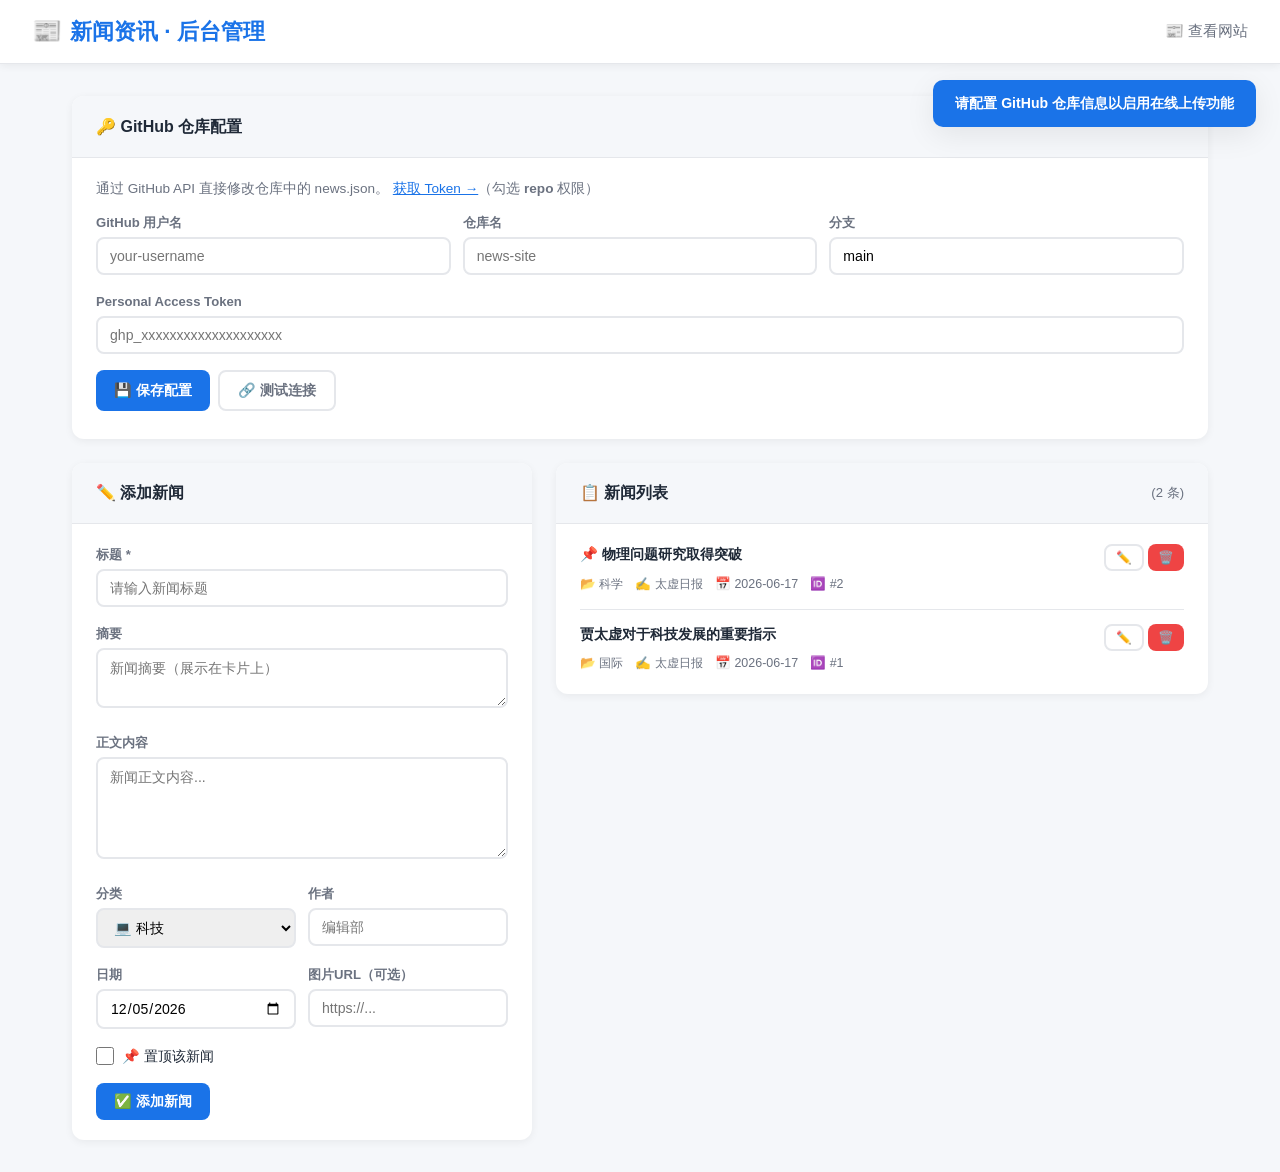
<file: admin.html>
<!DOCTYPE html>
<html lang="zh-CN">
<head>
  <meta charset="UTF-8">
  <meta name="viewport" content="width=device-width, initial-scale=1.0">
  <title>后台管理 - 新闻资讯</title>
  <link rel="stylesheet" href="css/style.css">
  <link rel="stylesheet" href="css/admin.css">
</head>
<body>

<nav class="navbar">
  <a href="index.html" class="logo">新闻资讯 · 后台管理</a>
  <div class="nav-links">
    <a href="index.html">📰 查看网站</a>
  </div>
</nav>

<main class="container">

  <!-- GitHub 配置 -->
  <div class="panel" style="margin-bottom:1.5rem;">
    <div class="panel-header">🔑 GitHub 仓库配置</div>
    <div class="panel-body">
      <p style="font-size:0.85rem;color:var(--text-secondary);margin-bottom:0.75rem;">
        通过 GitHub API 直接修改仓库中的 news.json。
        <a href="https://github.com/settings/tokens" target="_blank" style="color:var(--primary);">获取 Token →</a>（勾选 <strong>repo</strong> 权限）
      </p>
      <div class="form-row" style="grid-template-columns:1fr 1fr 1fr;">
        <div class="form-group">
          <label>GitHub 用户名</label>
          <input type="text" id="githubUser" placeholder="your-username">
        </div>
        <div class="form-group">
          <label>仓库名</label>
          <input type="text" id="githubRepo" placeholder="news-site">
        </div>
        <div class="form-group">
          <label>分支</label>
          <input type="text" id="githubBranch" value="main">
        </div>
      </div>
      <div class="form-group">
        <label>Personal Access Token</label>
        <input type="password" id="githubToken" placeholder="ghp_xxxxxxxxxxxxxxxxxxxx">
      </div>
      <div class="btn-group">
        <button class="btn btn-primary" onclick="saveConfig()">💾 保存配置</button>
        <button class="btn btn-outline" onclick="testConnection()">🔗 测试连接</button>
      </div>
      <p id="configStatus" style="font-size:0.8rem;margin-top:0.5rem;"></p>
    </div>
  </div>

  <div class="admin-layout">
    <!-- 左侧：编辑表单 -->
    <div class="panel">
      <div class="panel-header" id="formTitle">✏️ 添加新闻</div>
      <div class="panel-body">
        <form id="newsForm" onsubmit="saveNews(event)">
          <input type="hidden" id="editId">
          <div class="form-group">
            <label>标题 *</label>
            <input type="text" id="newsTitle" placeholder="请输入新闻标题" required>
          </div>
          <div class="form-group">
            <label>摘要</label>
            <textarea id="newsSummary" placeholder="新闻摘要（展示在卡片上）" rows="2"></textarea>
          </div>
          <div class="form-group">
            <label>正文内容</label>
            <textarea id="newsContent" placeholder="新闻正文内容..." rows="5"></textarea>
          </div>
          <div class="form-row">
            <div class="form-group">
              <label>分类</label>
              <select id="newsCategory">
                <option value="tech">💻 科技</option>
                <option value="sports">⚽ 体育</option>
                <option value="entertainment">🎬 娱乐</option>
                <option value="business">💼 财经</option>
                <option value="world">🌍 国际</option>
                <option value="science">🔬 科学</option>
              </select>
            </div>
            <div class="form-group">
              <label>作者</label>
              <input type="text" id="newsAuthor" placeholder="编辑部">
            </div>
          </div>
          <div class="form-row">
            <div class="form-group">
              <label>日期</label>
              <input type="date" id="newsDate">
            </div>
            <div class="form-group">
              <label>图片URL（可选）</label>
              <input type="url" id="newsImage" placeholder="https://...">
            </div>
          </div>
          <div class="checkbox-group" style="margin-bottom:1rem;">
            <input type="checkbox" id="newsPinned">
            <label for="newsPinned">📌 置顶该新闻</label>
          </div>
          <div class="btn-group">
            <button class="btn btn-primary" type="submit" id="submitBtn">✅ 添加新闻</button>
            <button class="btn btn-outline" type="button" id="cancelBtn" style="display:none;" onclick="cancelEdit()">取消编辑</button>
          </div>
        </form>
      </div>
    </div>

    <!-- 右侧：新闻列表 -->
    <div class="panel">
      <div class="panel-header">
        📋 新闻列表
        <span class="list-count" id="listCount"></span>
      </div>
      <div class="panel-body" id="newsList" style="max-height:600px;overflow-y:auto;">
        <div class="empty-state">
          <div class="icon">📭</div>
          <h3>暂无新闻</h3>
          <p>使用左侧表单添加第一条新闻</p>
        </div>
      </div>
    </div>
  </div>
</main>

<script src="js/admin.js"></script>
</body>
</html>
</file>
<file: css/style.css>
:root {
  --primary: #1a73e8;
  --primary-dark: #1557b0;
  --bg: #f5f7fa;
  --card-bg: #ffffff;
  --text: #1f2937;
  --text-secondary: #6b7280;
  --border: #e5e7eb;
  --danger: #ef4444;
  --success: #10b981;
  --warning: #f59e0b;
  --shadow: 0 2px 8px rgba(0,0,0,0.06);
  --shadow-lg: 0 8px 30px rgba(0,0,0,0.08);
  --radius: 12px;
  --transition: 0.2s ease;
}

* { margin: 0; padding: 0; box-sizing: border-box; }

body {
  font-family: -apple-system, BlinkMacSystemFont, "Segoe UI", "PingFang SC", "Microsoft YaHei", sans-serif;
  background: var(--bg);
  color: var(--text);
  line-height: 1.6;
  min-height: 100vh;
}

/* ========= 顶部导航 ========= */
.navbar {
  background: var(--card-bg);
  border-bottom: 1px solid var(--border);
  padding: 0 2rem;
  height: 64px;
  display: flex;
  align-items: center;
  justify-content: space-between;
  position: sticky;
  top: 0;
  z-index: 100;
  box-shadow: var(--shadow);
}

.navbar .logo {
  font-size: 1.4rem;
  font-weight: 700;
  color: var(--primary);
  text-decoration: none;
  display: flex;
  align-items: center;
  gap: 8px;
}

.navbar .logo::before {
  content: "📰";
  font-size: 1.5rem;
}

.nav-links { display: flex; gap: 1.5rem; align-items: center; }
.nav-links a {
  text-decoration: none;
  color: var(--text-secondary);
  font-size: 0.95rem;
  font-weight: 500;
  transition: color var(--transition);
}
.nav-links a:hover { color: var(--primary); }

/* ========= 主容器 ========= */
.container { max-width: 1200px; margin: 0 auto; padding: 2rem; }

/* ========= 搜索和筛选栏 ========= */
.toolbar {
  display: flex;
  gap: 1rem;
  margin-bottom: 2rem;
  flex-wrap: wrap;
  align-items: center;
}

.search-box {
  flex: 1;
  min-width: 250px;
  position: relative;
}

.search-box input {
  width: 100%;
  padding: 12px 16px 12px 44px;
  border: 2px solid var(--border);
  border-radius: var(--radius);
  font-size: 0.95rem;
  background: var(--card-bg);
  transition: border-color var(--transition);
  outline: none;
}

.search-box input:focus { border-color: var(--primary); }

.search-box::before {
  content: "🔍";
  position: absolute;
  left: 14px;
  top: 50%;
  transform: translateY(-50%);
  font-size: 1rem;
}

.filter-tabs {
  display: flex;
  gap: 0.5rem;
  flex-wrap: wrap;
}

.filter-tab {
  padding: 8px 18px;
  border: 2px solid var(--border);
  border-radius: 24px;
  background: var(--card-bg);
  cursor: pointer;
  font-size: 0.9rem;
  font-weight: 500;
  color: var(--text-secondary);
  transition: all var(--transition);
  white-space: nowrap;
}

.filter-tab:hover { border-color: var(--primary); color: var(--primary); }
.filter-tab.active { background: var(--primary); color: #fff; border-color: var(--primary); }

/* ========= 新闻网格 ========= */
.news-grid {
  display: grid;
  grid-template-columns: repeat(auto-fill, minmax(340px, 1fr));
  gap: 1.5rem;
}

.news-card {
  background: var(--card-bg);
  border-radius: var(--radius);
  overflow: hidden;
  box-shadow: var(--shadow);
  transition: all var(--transition);
  cursor: pointer;
  display: flex;
  flex-direction: column;
}

.news-card:hover {
  box-shadow: var(--shadow-lg);
  transform: translateY(-2px);
}

.news-card.featured { grid-column: 1 / -1; flex-direction: row; }

.news-card .card-img {
  width: 100%;
  height: 200px;
  background: linear-gradient(135deg, #667eea 0%, #764ba2 100%);
  display: flex;
  align-items: center;
  justify-content: center;
  font-size: 3rem;
  color: rgba(255,255,255,0.6);
  overflow: hidden;
  position: relative;
}

.news-card .card-img img {
  width: 100%;
  height: 100%;
  object-fit: cover;
  position: absolute;
  top: 0; left: 0;
}

.news-card .card-img .placeholder-icon { position: relative; z-index: 1; }

.news-card.featured .card-img { width: 45%; height: auto; min-height: 280px; flex-shrink: 0; }

.card-body {
  padding: 1.25rem 1.5rem 1.5rem;
  flex: 1;
  display: flex;
  flex-direction: column;
}

.card-body .category {
  display: inline-block;
  padding: 3px 10px;
  border-radius: 12px;
  font-size: 0.75rem;
  font-weight: 600;
  text-transform: uppercase;
  margin-bottom: 0.75rem;
  width: fit-content;
}

.cat-tech { background: #dbeafe; color: #1d4ed8; }
.cat-sports { background: #fce7f3; color: #be185d; }
.cat-entertainment { background: #fef3c7; color: #b45309; }
.cat-business { background: #d1fae5; color: #065f46; }
.cat-world { background: #ede9fe; color: #6d28d9; }
.cat-science { background: #e0f2fe; color: #0369a1; }

.card-title {
  font-size: 1.15rem;
  font-weight: 700;
  margin-bottom: 0.5rem;
  line-height: 1.4;
  color: var(--text);
  display: -webkit-box;
  -webkit-line-clamp: 2;
  -webkit-box-orient: vertical;
  overflow: hidden;
}

.featured .card-title { font-size: 1.4rem; }

.card-summary {
  font-size: 0.9rem;
  color: var(--text-secondary);
  margin-bottom: 1rem;
  flex: 1;
  display: -webkit-box;
  -webkit-line-clamp: 3;
  -webkit-box-orient: vertical;
  overflow: hidden;
}

.card-meta {
  display: flex;
  justify-content: space-between;
  align-items: center;
  font-size: 0.8rem;
  color: var(--text-secondary);
  border-top: 1px solid var(--border);
  padding-top: 0.75rem;
}

.pin-badge {
  display: inline-flex;
  align-items: center;
  gap: 4px;
  color: var(--warning);
  font-weight: 600;
}

/* ========= 新闻详情弹窗 ========= */
.modal-overlay {
  position: fixed;
  inset: 0;
  background: rgba(0,0,0,0.5);
  z-index: 200;
  display: flex;
  align-items: center;
  justify-content: center;
  padding: 1.5rem;
  animation: fadeIn 0.2s ease;
}

.modal {
  background: var(--card-bg);
  border-radius: var(--radius);
  max-width: 720px;
  width: 100%;
  max-height: 85vh;
  overflow-y: auto;
  box-shadow: var(--shadow-lg);
  animation: slideUp 0.25s ease;
}

.modal-header {
  padding: 1.5rem 1.5rem 0;
  display: flex;
  justify-content: space-between;
  align-items: flex-start;
}

.modal-header h2 { font-size: 1.5rem; line-height: 1.4; padding-right: 1rem; }

.modal-close {
  background: none;
  border: none;
  font-size: 1.5rem;
  cursor: pointer;
  color: var(--text-secondary);
  padding: 4px 8px;
  border-radius: 8px;
  flex-shrink: 0;
}
.modal-close:hover { background: var(--bg); }

.modal-img {
  width: 100%;
  max-height: 350px;
  object-fit: cover;
  margin: 1rem 0;
  border-radius: 8px;
}

.modal-content {
  padding: 0 1.5rem 1.5rem;
  font-size: 1rem;
  line-height: 1.8;
  color: var(--text);
  white-space: pre-wrap;
}

.modal-meta {
  padding: 0 1.5rem;
  display: flex;
  gap: 1rem;
  font-size: 0.85rem;
  color: var(--text-secondary);
}

/* ========= 空状态 ========= */
.empty-state {
  grid-column: 1 / -1;
  text-align: center;
  padding: 3rem 2rem;
}

.empty-state .icon { font-size: 3.5rem; margin-bottom: 1rem; }
.empty-state h3 { font-size: 1.2rem; color: var(--text); margin-bottom: 0.5rem; }
.empty-state p { color: var(--text-secondary); }

/* ========= 页脚 ========= */
.footer {
  text-align: center;
  padding: 2rem;
  color: var(--text-secondary);
  font-size: 0.85rem;
  border-top: 1px solid var(--border);
  margin-top: 2rem;
}

/* ========= 动画 ========= */
@keyframes fadeIn { from { opacity: 0; } to { opacity: 1; } }
@keyframes slideUp { from { transform: translateY(20px); opacity: 0; } to { transform: translateY(0); opacity: 1; } }

/* ========= 响应式 ========= */
@media (max-width: 768px) {
  .container { padding: 1rem; }
  .news-grid { grid-template-columns: 1fr; }
  .news-card.featured { flex-direction: column; }
  .news-card.featured .card-img { width: 100%; min-height: 200px; }
  .navbar { padding: 0 1rem; }
  .toolbar { flex-direction: column; }
  .search-box { min-width: 100%; }
}
</file>
<file: css/admin.css>
/* ========= 后台管理专用样式 ========= */

.admin-layout {
  display: grid;
  grid-template-columns: 460px 1fr;
  gap: 1.5rem;
  align-items: start;
}

.panel {
  background: var(--card-bg);
  border-radius: var(--radius);
  box-shadow: var(--shadow);
  overflow: hidden;
}

.panel-header {
  padding: 1.1rem 1.5rem;
  border-bottom: 1px solid var(--border);
  font-weight: 700;
  font-size: 1rem;
  display: flex;
  align-items: center;
  gap: 8px;
  background: var(--bg);
}

.panel-body { padding: 1.25rem 1.5rem; }

/* 按钮系统 */
.btn {
  padding: 9px 18px;
  border: none;
  border-radius: 8px;
  font-size: 0.88rem;
  font-weight: 600;
  cursor: pointer;
  transition: all var(--transition);
  display: inline-flex;
  align-items: center;
  gap: 6px;
  white-space: nowrap;
}

.btn-primary { background: var(--primary); color: #fff; }
.btn-primary:hover { background: var(--primary-dark); }
.btn-success { background: var(--success); color: #fff; }
.btn-success:hover { opacity: 0.9; }
.btn-danger { background: var(--danger); color: #fff; }
.btn-danger:hover { opacity: 0.9; }
.btn-outline {
  background: transparent;
  border: 2px solid var(--border);
  color: var(--text-secondary);
}
.btn-outline:hover { border-color: var(--primary); color: var(--primary); }
.btn-sm { padding: 4px 10px; font-size: 0.78rem; }
.btn:disabled { opacity: 0.5; cursor: not-allowed; }
.btn-group { display: flex; gap: 0.5rem; flex-wrap: wrap; }

/* 表单元素 */
.form-group { margin-bottom: 1rem; }
.form-group label {
  display: block;
  font-size: 0.82rem;
  font-weight: 600;
  margin-bottom: 4px;
  color: var(--text-secondary);
}
.form-group input,
.form-group select,
.form-group textarea {
  width: 100%;
  padding: 9px 12px;
  border: 2px solid var(--border);
  border-radius: 8px;
  font-size: 0.88rem;
  font-family: inherit;
  outline: none;
  transition: border-color var(--transition);
}
.form-group input:focus,
.form-group select:focus,
.form-group textarea:focus {
  border-color: var(--primary);
}
.form-group textarea { resize: vertical; min-height: 60px; }
.form-row { display: grid; grid-template-columns: 1fr 1fr; gap: 0.75rem; }

.checkbox-group {
  display: flex;
  align-items: center;
  gap: 8px;
  cursor: pointer;
}
.checkbox-group input[type="checkbox"] {
  width: 18px; height: 18px;
  accent-color: var(--primary);
}
.checkbox-group label { cursor: pointer; font-size: 0.88rem; }

/* 新闻列表项 */
.news-list-item {
  padding: 0.9rem 0;
  border-bottom: 1px solid var(--border);
}
.news-list-item:last-child { border-bottom: none; padding-bottom: 0; }
.news-list-item:first-child { padding-top: 0; }

.news-list-item .item-header {
  display: flex;
  justify-content: space-between;
  align-items: flex-start;
  gap: 0.5rem;
  margin-bottom: 0.2rem;
}

.news-list-item .item-title {
  font-weight: 600;
  font-size: 0.9rem;
  flex: 1;
  line-height: 1.4;
}

.news-list-item .item-title .pin-mark { color: var(--warning); margin-right: 4px; }

.news-list-item .item-meta {
  font-size: 0.78rem;
  color: var(--text-secondary);
  display: flex;
  gap: 0.75rem;
  align-items: center;
}

.news-list-item .item-actions {
  display: flex;
  gap: 4px;
  flex-shrink: 0;
}

.list-count {
  font-size: 0.82rem;
  color: var(--text-secondary);
  font-weight: normal;
  margin-left: auto;
}

/* Toast 提示 */
.toast {
  position: fixed;
  top: 80px;
  right: 1.5rem;
  padding: 12px 22px;
  border-radius: 10px;
  color: #fff;
  font-weight: 600;
  font-size: 0.88rem;
  z-index: 999;
  animation: slideIn 0.3s ease;
  box-shadow: var(--shadow-lg);
  max-width: 380px;
}
.toast-success { background: var(--success); }
.toast-error { background: var(--danger); }
.toast-info { background: var(--primary); }

@keyframes slideIn {
  from { transform: translateX(100%); opacity: 0; }
  to { transform: translateX(0); opacity: 1; }
}

/* 响应式 */
@media (max-width: 900px) {
  .admin-layout { grid-template-columns: 1fr; }
}
</file>
